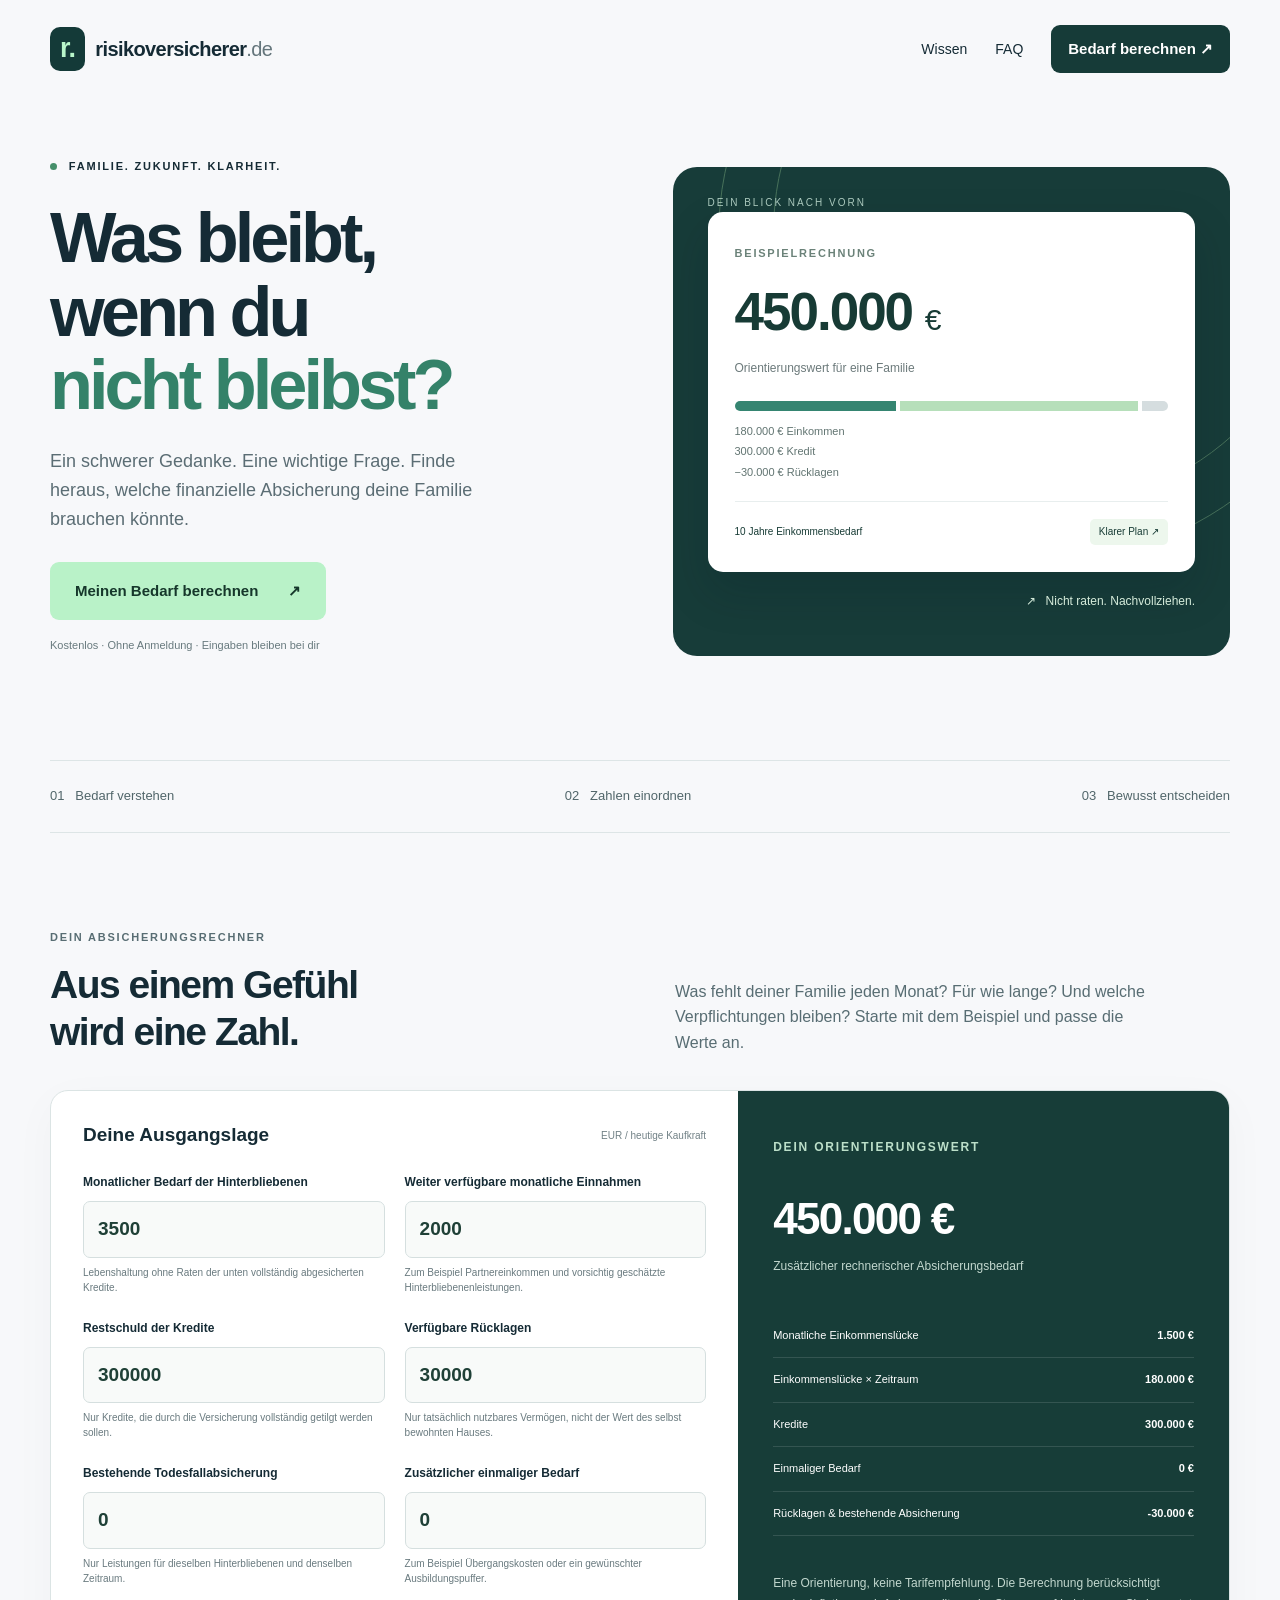
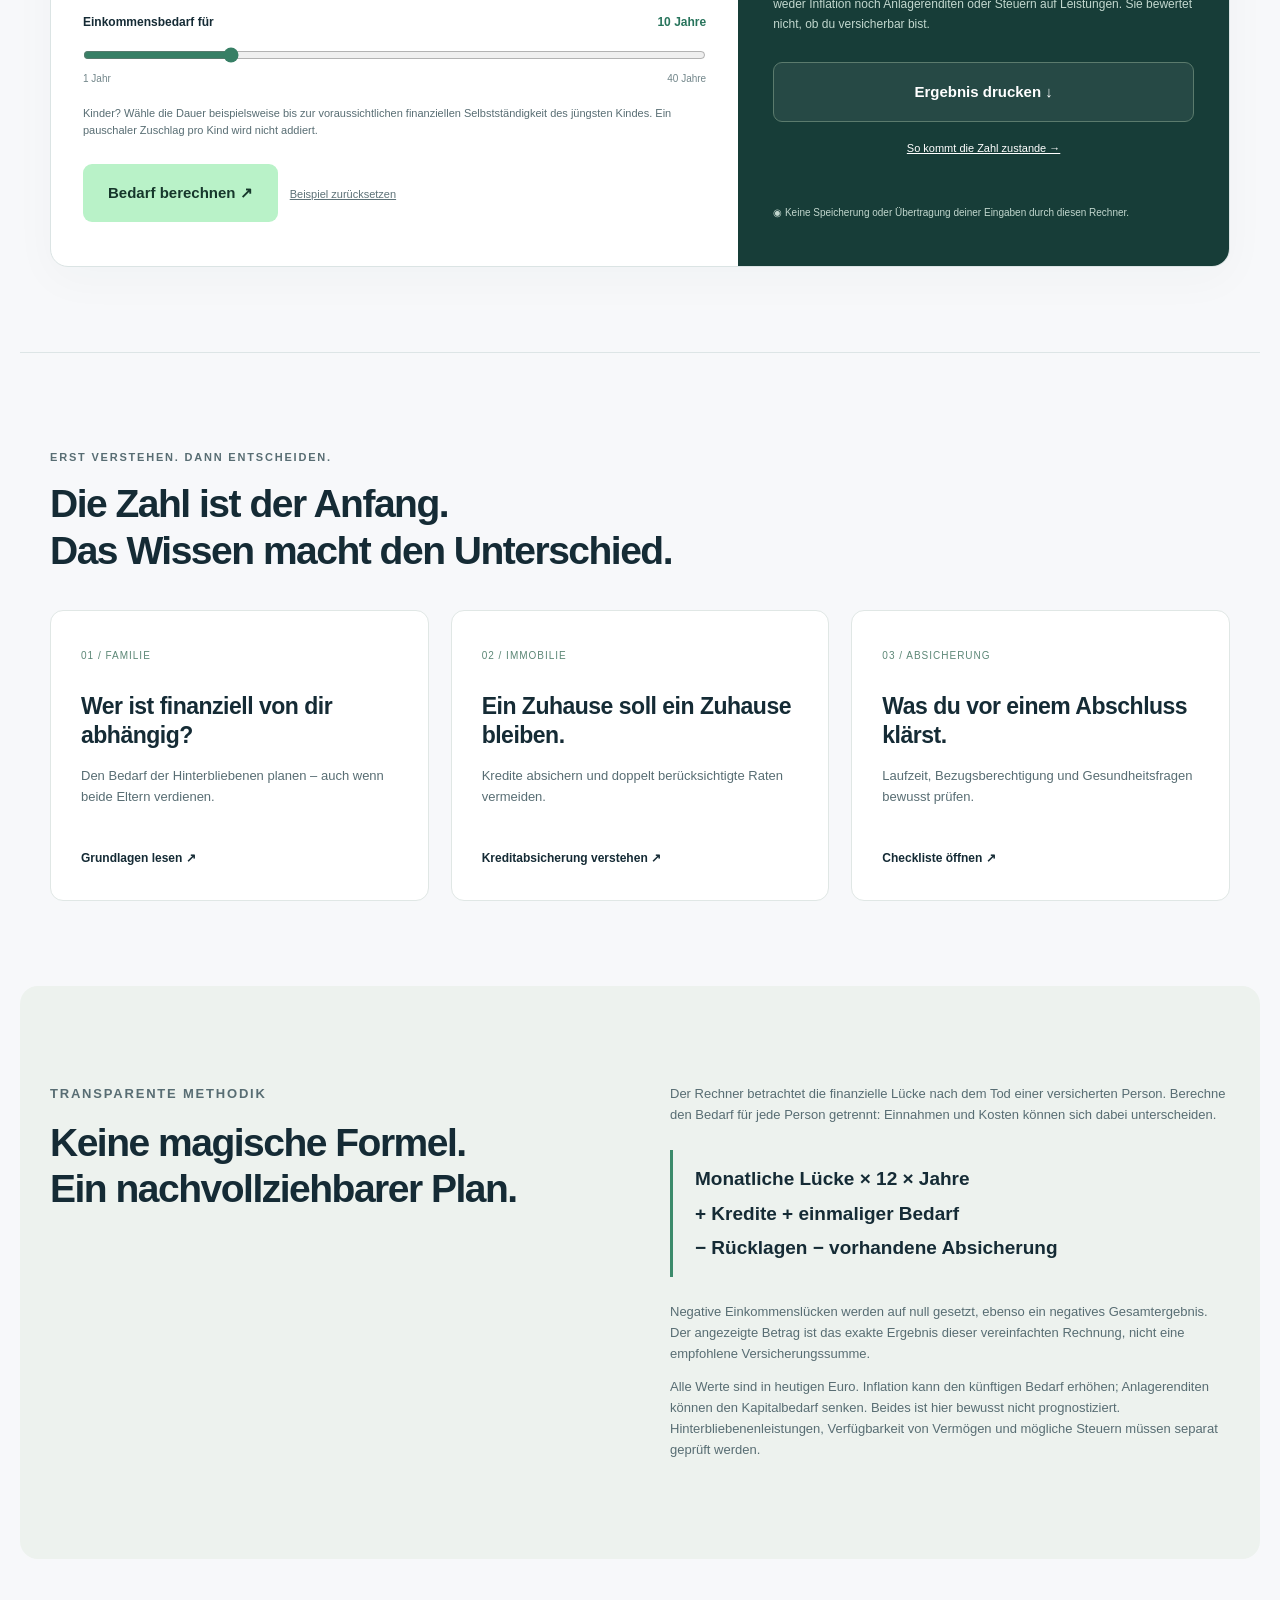
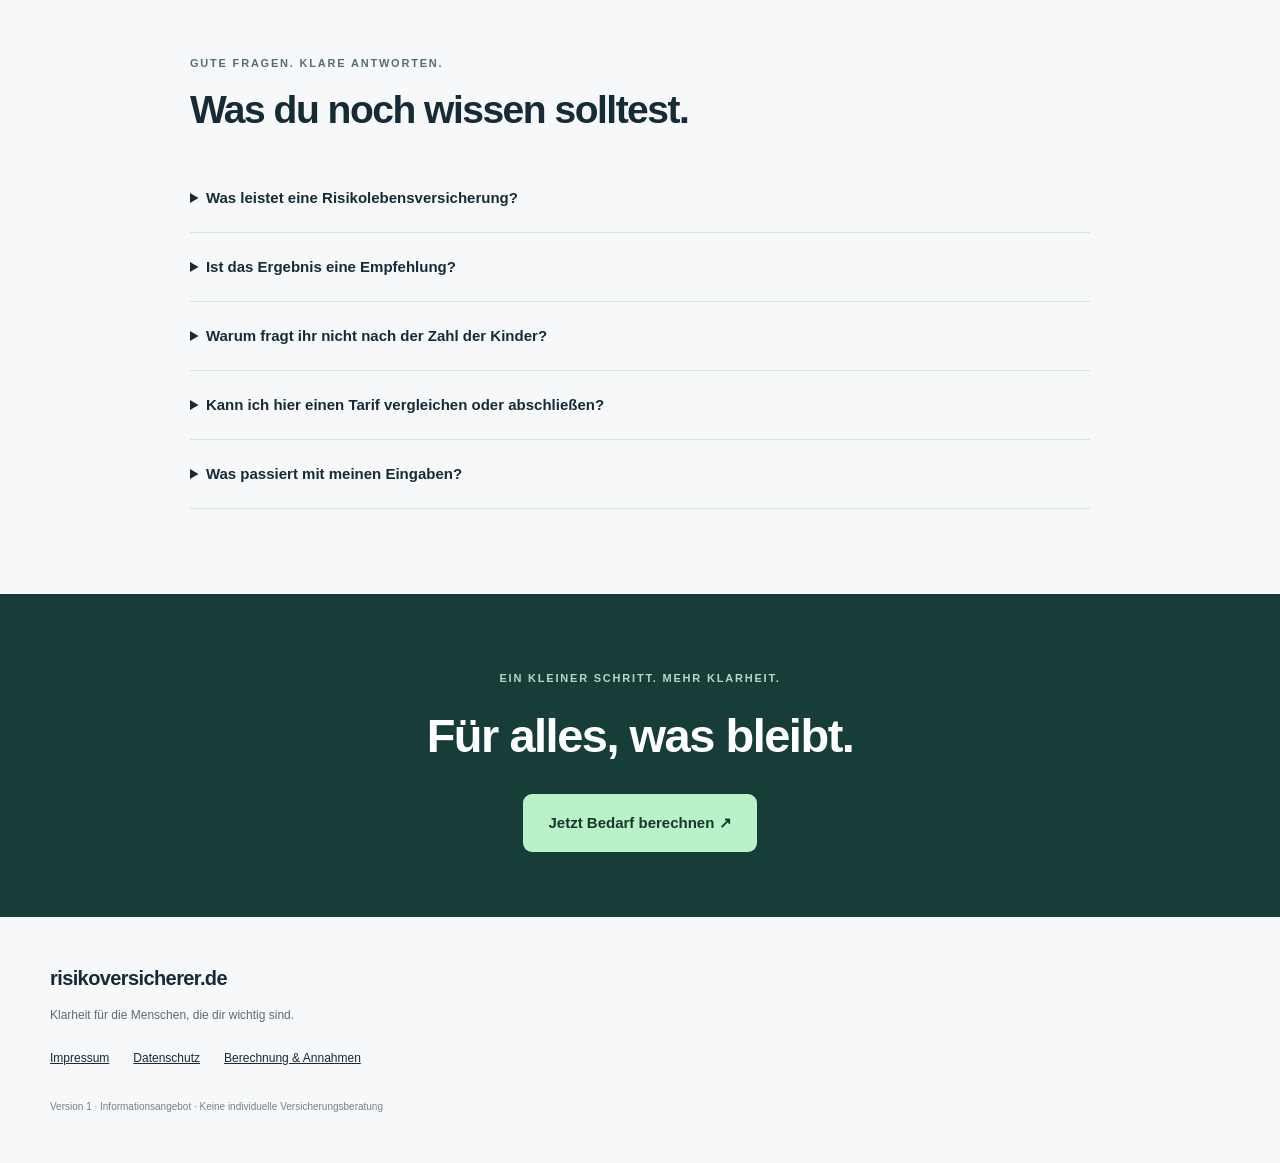
<file: index.html>
<!doctype html><html lang="de"><head><meta charset="utf-8"><meta name="viewport" content="width=device-width,initial-scale=1"><meta name="robots" content="index,follow"><link rel="canonical" href="https://www.risikoversicherer.de/"><meta name="description" content="Berechne einen Orientierungswert für den Absicherungsbedarf deiner Familie. Transparent, kostenlos und ohne Übertragung deiner Eingaben."><title>risikoversicherer.de – Klarheit für deine Familie</title><link rel="icon" href="assets/icon.svg" type="image/svg+xml"><link rel="stylesheet" href="assets/style.css"></head><body><a class="skip" href="#main">Zum Inhalt</a><header class="header"><a class="brand" href="index.html"><span class="logo">r.</span>risikoversicherer<span class="domain">.de</span></a><nav aria-label="Hauptnavigation"><a href="index.html#ratgeber">Wissen</a><a href="index.html#fragen">FAQ</a><a class="button small" href="index.html#rechner">Bedarf berechnen ↗</a></nav></header><main id="main"><section class="hero"><div><div class="eyebrow"><span></span> FAMILIE. ZUKUNFT. KLARHEIT.</div><h1>Was bleibt,<br>wenn du<br><em>nicht bleibst?</em></h1><p class="lead">Ein schwerer Gedanke. Eine wichtige Frage. Finde heraus, welche finanzielle Absicherung deine Familie brauchen könnte.</p><a class="button" href="#rechner">Meinen Bedarf berechnen <span>↗</span></a><p class="micro">Kostenlos · Ohne Anmeldung · Eingaben bleiben bei dir</p></div><div class="hero-visual" aria-label="Beispiel einer Absicherungsplanung"><div class="orbit orbit-one"></div><div class="orbit orbit-two"></div><div class="visual-label">DEIN BLICK NACH VORN</div><div class="example"><span class="eyebrow">BEISPIELRECHNUNG</span><div class="example-amount">450.000 <span>€</span></div><p>Orientierungswert für eine Familie</p><div class="segments"><span></span><span></span><span></span></div><div class="legend"><span>180.000 € Einkommen</span><span>300.000 € Kredit</span><span>−30.000 € Rücklagen</span></div><div class="example-bottom"><span>10 Jahre Einkommensbedarf</span><span class="badge">Klarer Plan ↗</span></div></div><div class="floating">↗ &nbsp; Nicht raten. Nachvollziehen.</div></div></section><div class="trust-strip"><span>01 &nbsp; Bedarf verstehen</span><span>02 &nbsp; Zahlen einordnen</span><span>03 &nbsp; Bewusst entscheiden</span></div>
<section id="rechner" class="section"><div class="section-heading"><div><p class="eyebrow">DEIN ABSICHERUNGSRECHNER</p><h2>Aus einem Gefühl<br>wird eine Zahl.</h2></div><p>Was fehlt deiner Familie jeden Monat? Für wie lange? Und welche Verpflichtungen bleiben? Starte mit dem Beispiel und passe die Werte an.</p></div><div class="calculator"><form id="calculator-form"><div class="form-head"><h3>Deine Ausgangslage</h3><span>EUR / heutige Kaufkraft</span></div><div class="fields"><label>Monatlicher Bedarf der Hinterbliebenen<input id="expenses" type="number" min="0" max="100000" step="1" value="3500" required><small>Lebenshaltung ohne Raten der unten vollständig abgesicherten Kredite.</small></label><label>Weiter verfügbare monatliche Einnahmen<input id="income" type="number" min="0" max="100000" step="1" value="2000" required><small>Zum Beispiel Partnereinkommen und vorsichtig geschätzte Hinterbliebenenleistungen.</small></label><label>Restschuld der Kredite<input id="debt" type="number" min="0" max="10000000" step="1" value="300000" required><small>Nur Kredite, die durch die Versicherung vollständig getilgt werden sollen.</small></label><label>Verfügbare Rücklagen<input id="assets" type="number" min="0" max="10000000" step="1" value="30000" required><small>Nur tatsächlich nutzbares Vermögen, nicht der Wert des selbst bewohnten Hauses.</small></label><label>Bestehende Todesfallabsicherung<input id="coverage" type="number" min="0" max="10000000" step="1" value="0" required><small>Nur Leistungen für dieselben Hinterbliebenen und denselben Zeitraum.</small></label><label>Zusätzlicher einmaliger Bedarf<input id="extra" type="number" min="0" max="1000000" step="1" value="0" required><small>Zum Beispiel Übergangskosten oder ein gewünschter Ausbildungspuffer.</small></label></div><label class="range-label" for="years">Einkommensbedarf für <strong><output id="years-value">10</output> Jahre</strong></label><input id="years" type="range" min="1" max="40" step="1" value="10"><div class="range-ends"><span>1 Jahr</span><span>40 Jahre</span></div><p class="hint">Kinder? Wähle die Dauer beispielsweise bis zur voraussichtlichen finanziellen Selbstständigkeit des jüngsten Kindes. Ein pauschaler Zuschlag pro Kind wird nicht addiert.</p><button class="button" type="submit">Bedarf berechnen ↗</button><button class="text-button" id="reset" type="button">Beispiel zurücksetzen</button><p id="error" role="alert"></p></form><aside class="result"><p class="eyebrow">DEIN ORIENTIERUNGSWERT</p><div aria-live="polite" aria-atomic="true"><h3 id="total">450.000 €</h3><p id="result-caption">Zusätzlicher rechnerischer Absicherungsbedarf</p></div><div class="result-lines"><div><span>Monatliche Einkommenslücke</span><strong id="gap">1.500 €</strong></div><div><span>Einkommenslücke × Zeitraum</span><strong id="replacement">180.000 €</strong></div><div><span>Kredite</span><strong id="debt-result">300.000 €</strong></div><div><span>Einmaliger Bedarf</span><strong id="extra-result">0 €</strong></div><div><span>Rücklagen & bestehende Absicherung</span><strong id="deductions">−30.000 €</strong></div></div><p class="result-note">Eine Orientierung, keine Tarifempfehlung. Die Berechnung berücksichtigt weder Inflation noch Anlagerenditen oder Steuern auf Leistungen. Sie bewertet nicht, ob du versicherbar bist.</p><button id="print" class="button secondary" type="button">Ergebnis drucken ↓</button><a class="result-link" href="#methodik">So kommt die Zahl zustande →</a><p class="privacy-note">◉ Keine Speicherung oder Übertragung deiner Eingaben durch diesen Rechner.</p></aside></div><noscript><p>Bitte aktiviere JavaScript für den Rechner. Formel: max(0, monatlicher Bedarf − Einnahmen) × 12 × Jahre + Kredite + Einmalbedarf − Rücklagen − bestehende Absicherung; mindestens 0 €.</p></noscript></section>
<section class="section knowledge" id="ratgeber"><p class="eyebrow">ERST VERSTEHEN. DANN ENTSCHEIDEN.</p><h2>Die Zahl ist der Anfang.<br>Das Wissen macht den Unterschied.</h2><div class="cards"><a href="ratgeber.html#familie"><span class="card-number">01 / FAMILIE</span><h3>Wer ist finanziell von dir abhängig?</h3><p>Den Bedarf der Hinterbliebenen planen – auch wenn beide Eltern verdienen.</p><span>Grundlagen lesen ↗</span></a><a href="ratgeber.html#immobilie"><span class="card-number">02 / IMMOBILIE</span><h3>Ein Zuhause soll ein Zuhause bleiben.</h3><p>Kredite absichern und doppelt berücksichtigte Raten vermeiden.</p><span>Kreditabsicherung verstehen ↗</span></a><a href="ratgeber.html#abschluss"><span class="card-number">03 / ABSICHERUNG</span><h3>Was du vor einem Abschluss klärst.</h3><p>Laufzeit, Bezugsberechtigung und Gesundheitsfragen bewusst prüfen.</p><span>Checkliste öffnen ↗</span></a></div></section>
<section id="methodik" class="section method"><div><p class="eyebrow">TRANSPARENTE METHODIK</p><h2>Keine magische Formel.<br>Ein nachvollziehbarer Plan.</h2></div><div><p>Der Rechner betrachtet die finanzielle Lücke nach dem Tod einer versicherten Person. Berechne den Bedarf für jede Person getrennt: Einnahmen und Kosten können sich dabei unterscheiden.</p><div class="formula">Monatliche Lücke × 12 × Jahre<br>+ Kredite + einmaliger Bedarf<br>− Rücklagen − vorhandene Absicherung</div><p>Negative Einkommenslücken werden auf null gesetzt, ebenso ein negatives Gesamtergebnis. Der angezeigte Betrag ist das exakte Ergebnis dieser vereinfachten Rechnung, nicht eine empfohlene Versicherungssumme.</p><p>Alle Werte sind in heutigen Euro. Inflation kann den künftigen Bedarf erhöhen; Anlagerenditen können den Kapitalbedarf senken. Beides ist hier bewusst nicht prognostiziert. Hinterbliebenenleistungen, Verfügbarkeit von Vermögen und mögliche Steuern müssen separat geprüft werden.</p></div></section>
<section class="section faq" id="fragen"><p class="eyebrow">GUTE FRAGEN. KLARE ANTWORTEN.</p><h2>Was du noch wissen solltest.</h2><details><summary>Was leistet eine Risikolebensversicherung?</summary><p>Sie sichert das Todesfallrisiko während einer vereinbarten Laufzeit ab. Die Bedingungen bestimmen, wann eine Leistung fällig wird. Sie dient grundsätzlich nicht dem Vermögensaufbau.</p></details><details><summary>Ist das Ergebnis eine Empfehlung?</summary><p>Nein. Es ist ein Rechenwert unter deinen Annahmen. Individuelle Beratung kann unter anderem Vertragsgestaltung, Gesundheitsprüfung, steuerliche Aspekte und vorhandene Ansprüche berücksichtigen.</p></details><details><summary>Warum fragt ihr nicht nach der Zahl der Kinder?</summary><p>Entscheidend sind die tatsächlichen Kosten und die benötigte Dauer. Kinder beeinflussen diese Werte, aber ein pauschaler Zuschlag würde bereits enthaltene Ausgaben möglicherweise doppelt zählen.</p></details><details><summary>Kann ich hier einen Tarif vergleichen oder abschließen?</summary><p>In Version 1 gibt es keinen Tarifvergleich und keine Vermittlung. Du kannst deinen Bedarf nachvollziehen und die Grundlagen lesen.</p></details><details><summary>Was passiert mit meinen Eingaben?</summary><p>Die Berechnung läuft in deinem Browser. Der Rechner sendet deine Werte nicht an einen Server und speichert sie nicht. Beim Neuladen erscheinen die Beispielwerte. Der Hostinganbieter verarbeitet technisch notwendige Zugriffsdaten.</p></details></section><section class="closing"><p class="eyebrow">EIN KLEINER SCHRITT. MEHR KLARHEIT.</p><h2>Für alles, was bleibt.</h2><a class="button" href="#rechner">Jetzt Bedarf berechnen ↗</a></section></main><script src="assets/calculator.js" defer></script><footer><a class="brand" href="index.html">risikoversicherer.de</a><p>Klarheit für die Menschen, die dir wichtig sind.</p><div><a href="impressum.html">Impressum</a><a href="datenschutz.html">Datenschutz</a><a href="index.html#methodik">Berechnung & Annahmen</a></div><small>Version 1 · Informationsangebot · Keine individuelle Versicherungsberatung</small></footer></body></html>
</file>
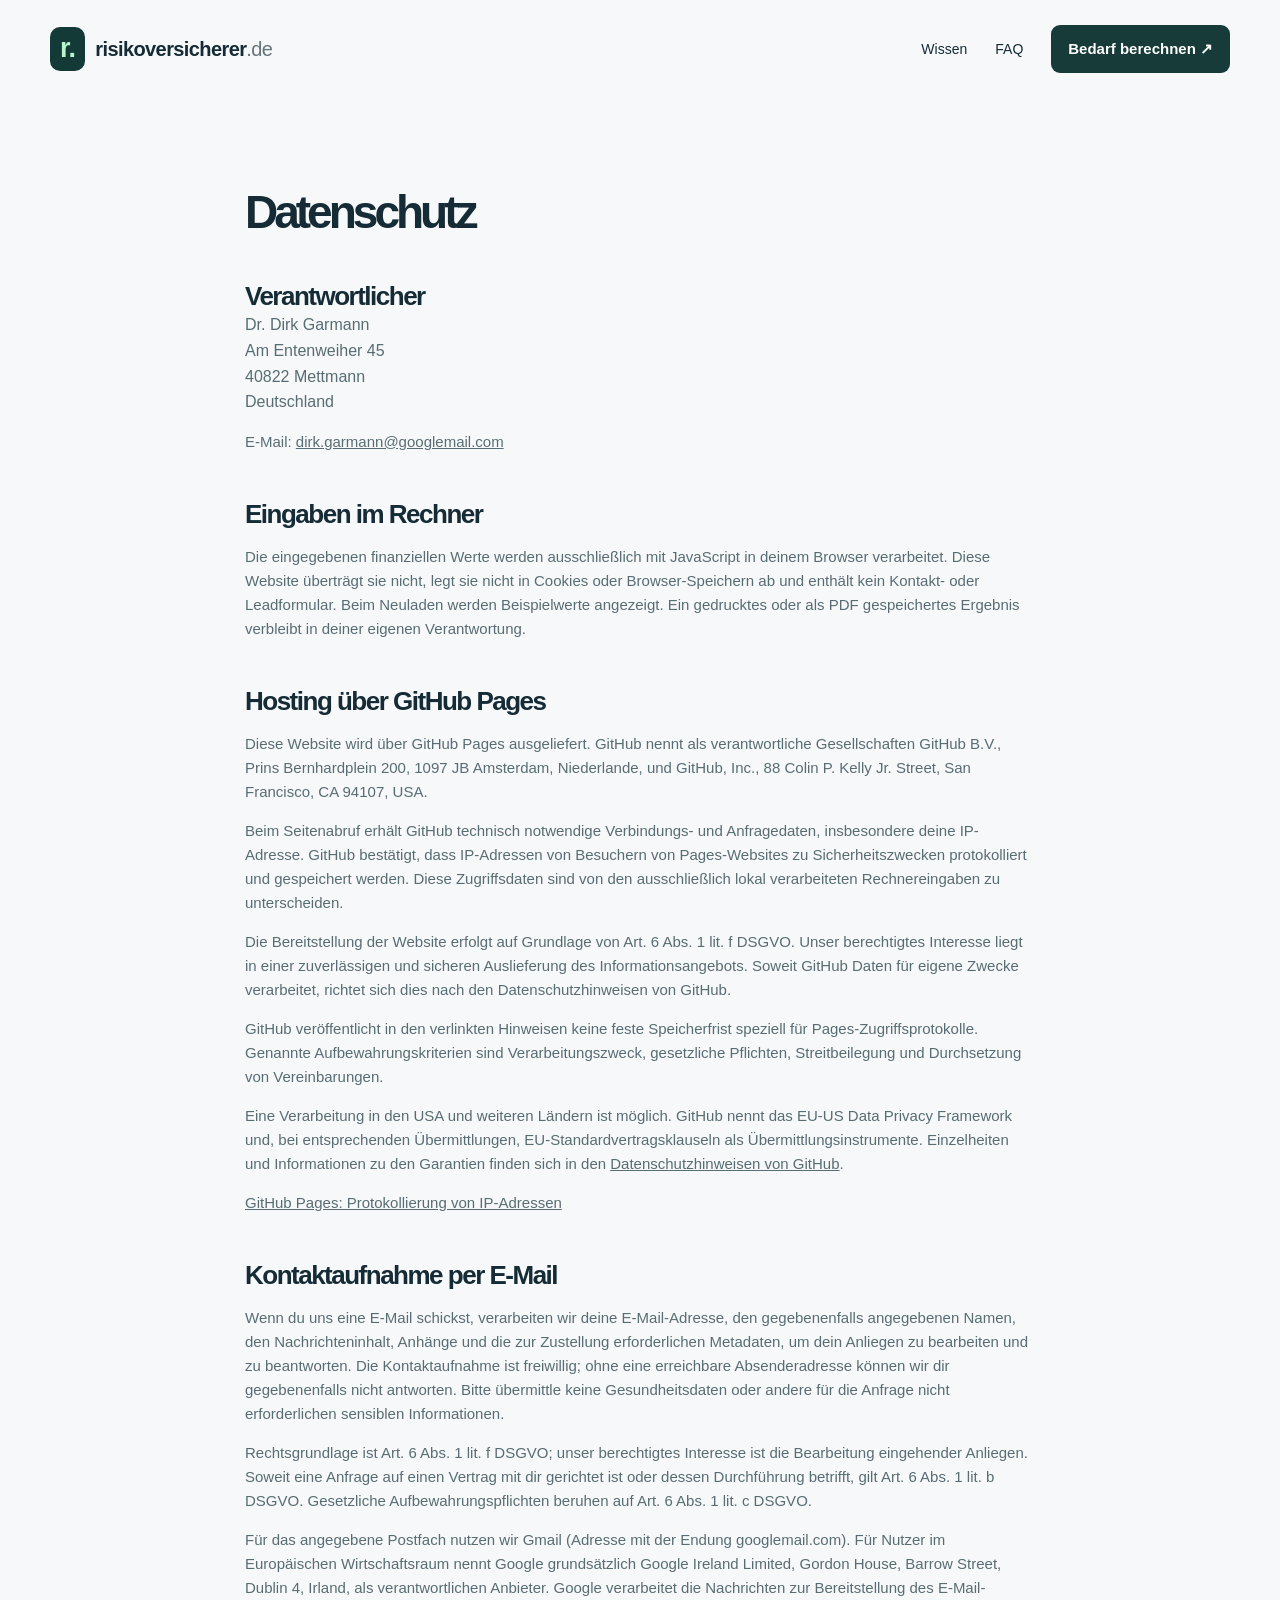
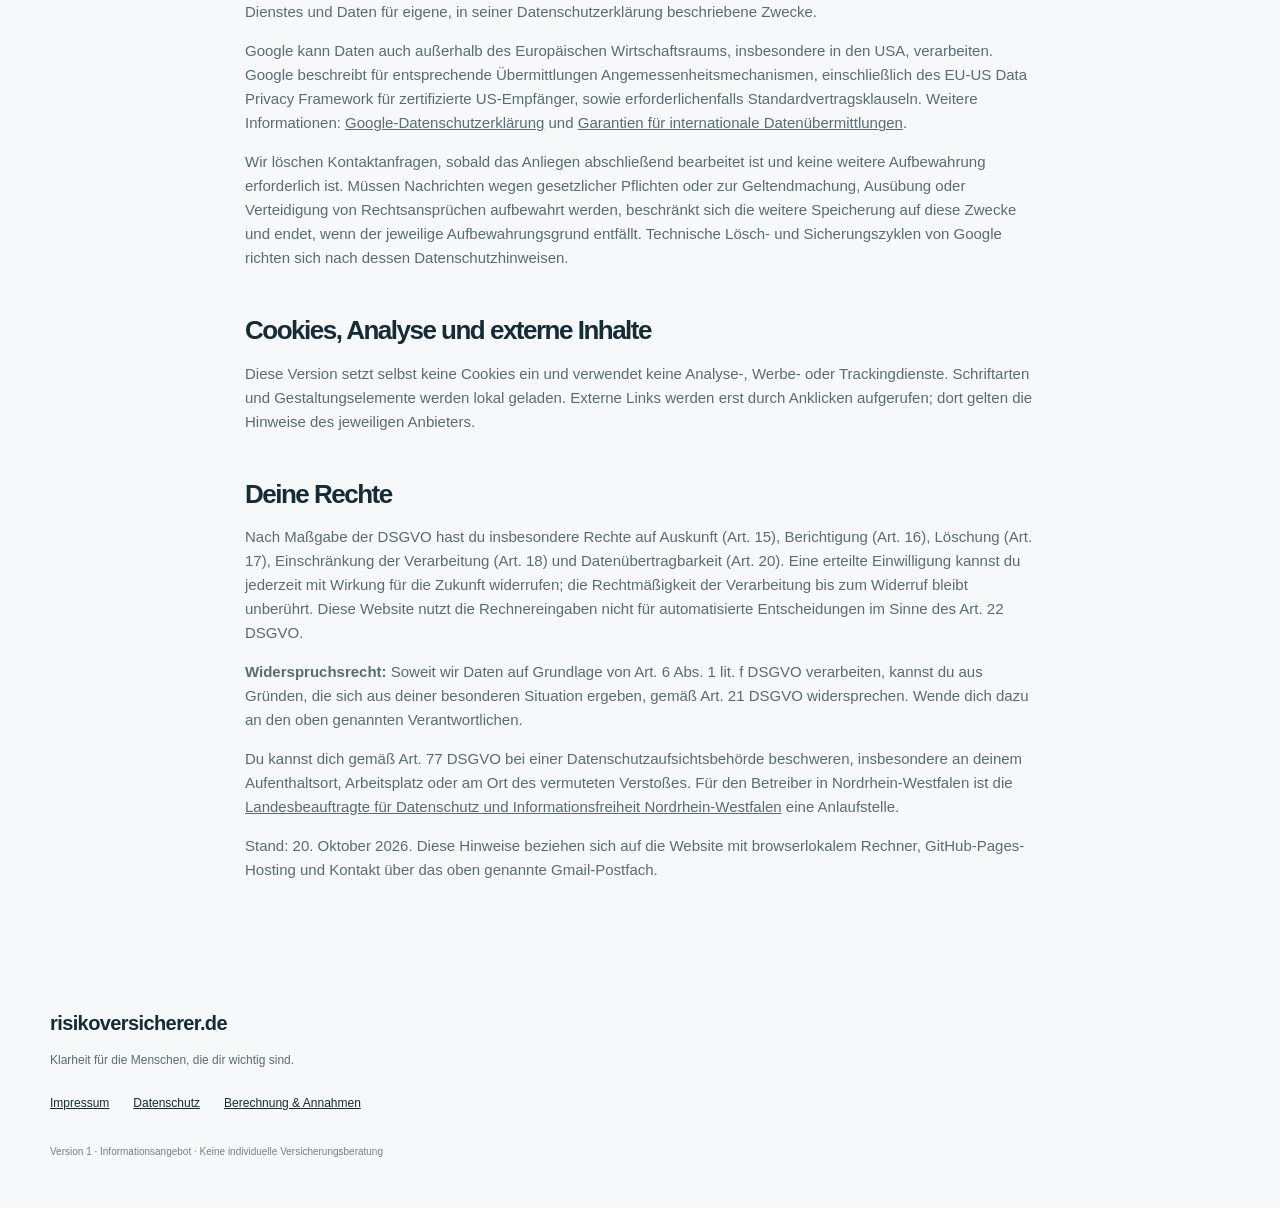
<file: datenschutz.html>
<!doctype html>
<html lang="de">
<head>
  <meta charset="utf-8">
  <meta name="viewport" content="width=device-width,initial-scale=1">
  <meta name="robots" content="noindex,nofollow">
  <meta name="description" content="Datenschutzhinweise von risikoversicherer.de.">
  <title>Datenschutz | risikoversicherer.de</title>
  <link rel="icon" href="assets/icon.svg" type="image/svg+xml">
  <link rel="stylesheet" href="assets/style.css">
  <link rel="stylesheet" href="assets/legal.css">
</head>
<body>
  <a class="skip" href="#main">Zum Inhalt</a>
  <header class="header">
    <a class="brand" href="index.html"><span class="logo">r.</span>risikoversicherer<span class="domain">.de</span></a>
    <nav aria-label="Hauptnavigation">
      <a href="index.html#ratgeber">Wissen</a>
      <a href="index.html#fragen">FAQ</a>
      <a class="button small" href="index.html#rechner">Bedarf berechnen ↗</a>
    </nav>
  </header>

  <main id="main" class="article">
    <h1>Datenschutz</h1>


    <h2>Verantwortlicher</h2>
    <address>
      Dr. Dirk Garmann<br>
      Am Entenweiher 45<br>
      40822 Mettmann<br>
      Deutschland
    </address>
    <p>E-Mail: <a href="mailto:dirk.garmann@googlemail.com">dirk.garmann@googlemail.com</a></p>

    <h2>Eingaben im Rechner</h2>
    <p>Die eingegebenen finanziellen Werte werden ausschließlich mit JavaScript in deinem Browser verarbeitet. Diese Website überträgt sie nicht, legt sie nicht in Cookies oder Browser-Speichern ab und enthält kein Kontakt- oder Leadformular. Beim Neuladen werden Beispielwerte angezeigt. Ein gedrucktes oder als PDF gespeichertes Ergebnis verbleibt in deiner eigenen Verantwortung.</p>

    <h2>Hosting über GitHub Pages</h2>
    <p>Diese Website wird über GitHub Pages ausgeliefert. GitHub nennt als verantwortliche Gesellschaften GitHub B.V., Prins Bernhardplein 200, 1097 JB Amsterdam, Niederlande, und GitHub, Inc., 88 Colin P. Kelly Jr. Street, San Francisco, CA 94107, USA.</p>
    <p>Beim Seitenabruf erhält GitHub technisch notwendige Verbindungs- und Anfragedaten, insbesondere deine IP-Adresse. GitHub bestätigt, dass IP-Adressen von Besuchern von Pages-Websites zu Sicherheitszwecken protokolliert und gespeichert werden. Diese Zugriffsdaten sind von den ausschließlich lokal verarbeiteten Rechnereingaben zu unterscheiden.</p>
    <p>Die Bereitstellung der Website erfolgt auf Grundlage von Art. 6 Abs. 1 lit. f DSGVO. Unser berechtigtes Interesse liegt in einer zuverlässigen und sicheren Auslieferung des Informationsangebots. Soweit GitHub Daten für eigene Zwecke verarbeitet, richtet sich dies nach den Datenschutzhinweisen von GitHub.</p>
    <p>GitHub veröffentlicht in den verlinkten Hinweisen keine feste Speicherfrist speziell für Pages-Zugriffsprotokolle. Genannte Aufbewahrungskriterien sind Verarbeitungszweck, gesetzliche Pflichten, Streitbeilegung und Durchsetzung von Vereinbarungen.</p>
    <p>Eine Verarbeitung in den USA und weiteren Ländern ist möglich. GitHub nennt das EU-US Data Privacy Framework und, bei entsprechenden Übermittlungen, EU-Standardvertragsklauseln als Übermittlungsinstrumente. Einzelheiten und Informationen zu den Garantien finden sich in den <a href="https://docs.github.com/en/site-policy/privacy-policies/github-general-privacy-statement#international-data-transfers">Datenschutzhinweisen von GitHub</a>.</p>
    <p><a href="https://docs.github.com/en/pages/getting-started-with-github-pages/what-is-github-pages#data-collection">GitHub Pages: Protokollierung von IP-Adressen</a></p>

    <h2>Kontaktaufnahme per E-Mail</h2>
    <p>Wenn du uns eine E-Mail schickst, verarbeiten wir deine E-Mail-Adresse, den gegebenenfalls angegebenen Namen, den Nachrichteninhalt, Anhänge und die zur Zustellung erforderlichen Metadaten, um dein Anliegen zu bearbeiten und zu beantworten. Die Kontaktaufnahme ist freiwillig; ohne eine erreichbare Absenderadresse können wir dir gegebenenfalls nicht antworten. Bitte übermittle keine Gesundheitsdaten oder andere für die Anfrage nicht erforderlichen sensiblen Informationen.</p>
    <p>Rechtsgrundlage ist Art. 6 Abs. 1 lit. f DSGVO; unser berechtigtes Interesse ist die Bearbeitung eingehender Anliegen. Soweit eine Anfrage auf einen Vertrag mit dir gerichtet ist oder dessen Durchführung betrifft, gilt Art. 6 Abs. 1 lit. b DSGVO. Gesetzliche Aufbewahrungspflichten beruhen auf Art. 6 Abs. 1 lit. c DSGVO.</p>
    <p>Für das angegebene Postfach nutzen wir Gmail (Adresse mit der Endung googlemail.com). Für Nutzer im Europäischen Wirtschaftsraum nennt Google grundsätzlich Google Ireland Limited, Gordon House, Barrow Street, Dublin 4, Irland, als verantwortlichen Anbieter. Google verarbeitet die Nachrichten zur Bereitstellung des E-Mail-Dienstes und Daten für eigene, in seiner Datenschutzerklärung beschriebene Zwecke.</p>
    <p>Google kann Daten auch außerhalb des Europäischen Wirtschaftsraums, insbesondere in den USA, verarbeiten. Google beschreibt für entsprechende Übermittlungen Angemessenheitsmechanismen, einschließlich des EU-US Data Privacy Framework für zertifizierte US-Empfänger, sowie erforderlichenfalls Standardvertragsklauseln. Weitere Informationen: <a href="https://policies.google.com/privacy?hl=de">Google-Datenschutzerklärung</a> und <a href="https://policies.google.com/privacy/frameworks?hl=de">Garantien für internationale Datenübermittlungen</a>.</p>
    <p>Wir löschen Kontaktanfragen, sobald das Anliegen abschließend bearbeitet ist und keine weitere Aufbewahrung erforderlich ist. Müssen Nachrichten wegen gesetzlicher Pflichten oder zur Geltendmachung, Ausübung oder Verteidigung von Rechtsansprüchen aufbewahrt werden, beschränkt sich die weitere Speicherung auf diese Zwecke und endet, wenn der jeweilige Aufbewahrungsgrund entfällt. Technische Lösch- und Sicherungszyklen von Google richten sich nach dessen Datenschutzhinweisen.</p>

    <h2>Cookies, Analyse und externe Inhalte</h2>
    <p>Diese Version setzt selbst keine Cookies ein und verwendet keine Analyse-, Werbe- oder Trackingdienste. Schriftarten und Gestaltungselemente werden lokal geladen. Externe Links werden erst durch Anklicken aufgerufen; dort gelten die Hinweise des jeweiligen Anbieters.</p>

    <h2>Deine Rechte</h2>
    <p>Nach Maßgabe der DSGVO hast du insbesondere Rechte auf Auskunft (Art. 15), Berichtigung (Art. 16), Löschung (Art. 17), Einschränkung der Verarbeitung (Art. 18) und Datenübertragbarkeit (Art. 20). Eine erteilte Einwilligung kannst du jederzeit mit Wirkung für die Zukunft widerrufen; die Rechtmäßigkeit der Verarbeitung bis zum Widerruf bleibt unberührt. Diese Website nutzt die Rechnereingaben nicht für automatisierte Entscheidungen im Sinne des Art. 22 DSGVO.</p>
    <p><strong>Widerspruchsrecht:</strong> Soweit wir Daten auf Grundlage von Art. 6 Abs. 1 lit. f DSGVO verarbeiten, kannst du aus Gründen, die sich aus deiner besonderen Situation ergeben, gemäß Art. 21 DSGVO widersprechen. Wende dich dazu an den oben genannten Verantwortlichen.</p>
    <p>Du kannst dich gemäß Art. 77 DSGVO bei einer Datenschutzaufsichtsbehörde beschweren, insbesondere an deinem Aufenthaltsort, Arbeitsplatz oder am Ort des vermuteten Verstoßes. Für den Betreiber in Nordrhein-Westfalen ist die <a href="https://www.ldi.nrw.de/kontakt">Landesbeauftragte für Datenschutz und Informationsfreiheit Nordrhein-Westfalen</a> eine Anlaufstelle.</p>
    <p>Stand: 20. Oktober 2026. Diese Hinweise beziehen sich auf die Website mit browserlokalem Rechner, GitHub-Pages-Hosting und Kontakt über das oben genannte Gmail-Postfach.</p>
  </main>

  <footer>
    <a class="brand" href="index.html">risikoversicherer.de</a>
    <p>Klarheit für die Menschen, die dir wichtig sind.</p>
    <div>
      <a href="impressum.html">Impressum</a>
      <a href="datenschutz.html">Datenschutz</a>
      <a href="index.html#methodik">Berechnung &amp; Annahmen</a>
    </div>
    <small>Version 1 · Informationsangebot · Keine individuelle Versicherungsberatung</small>
  </footer>
</body>
</html>
</file>
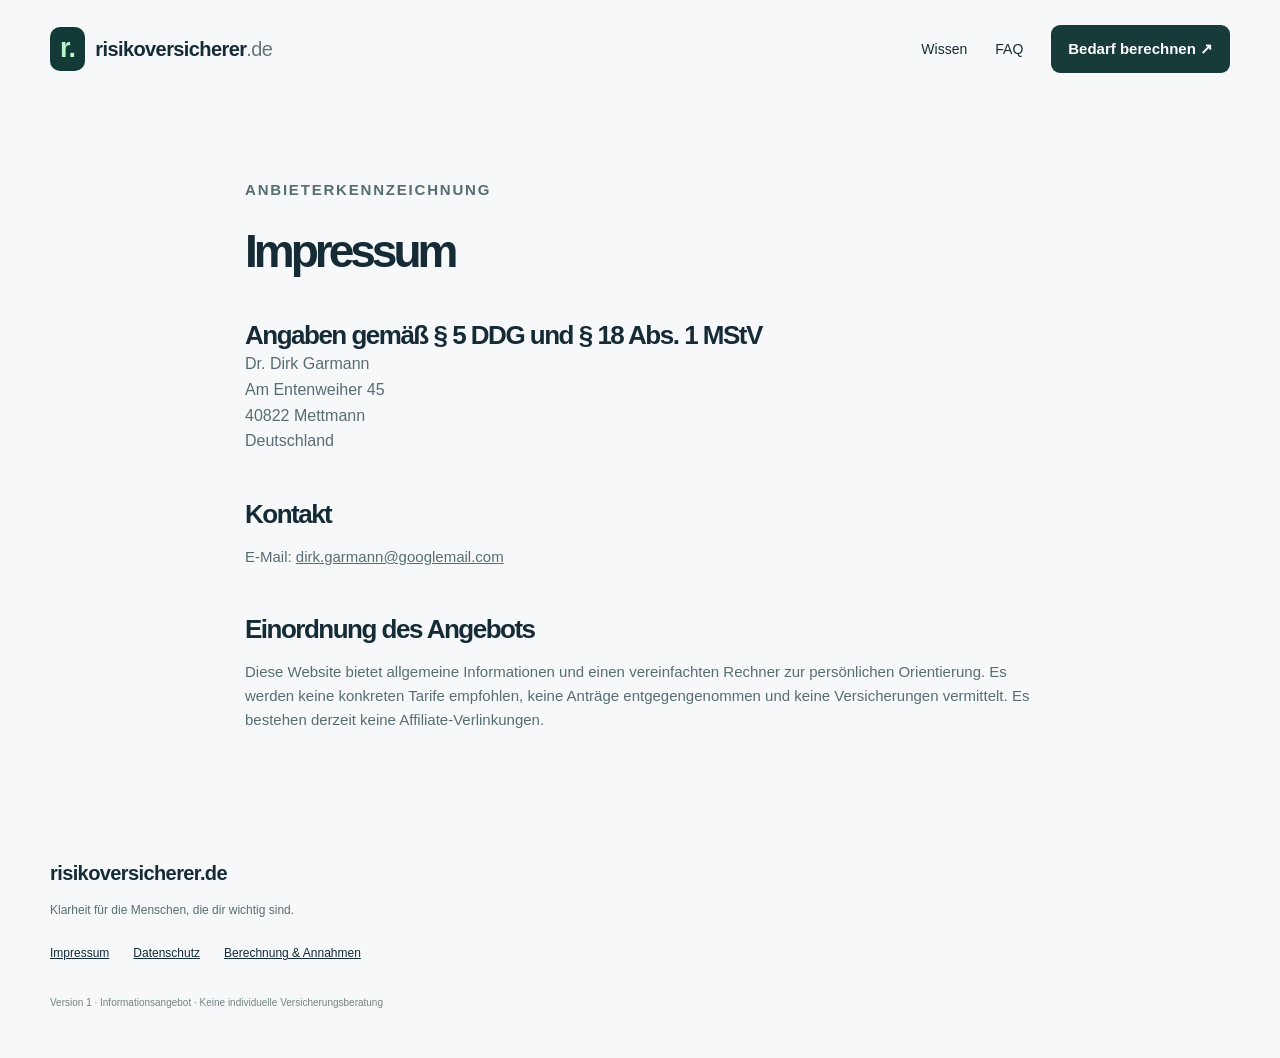
<file: impressum.html>
<!doctype html>
<html lang="de">
<head>
  <meta charset="utf-8">
  <meta name="viewport" content="width=device-width,initial-scale=1">
  <meta name="robots" content="noindex,nofollow">
  <meta name="description" content="Impressum und Anbieterkennzeichnung von risikoversicherer.de.">
  <title>Impressum | risikoversicherer.de</title>
  <link rel="icon" href="assets/icon.svg" type="image/svg+xml">
  <link rel="stylesheet" href="assets/style.css">
  <link rel="stylesheet" href="assets/legal.css">
</head>
<body>
  <a class="skip" href="#main">Zum Inhalt</a>
  <header class="header">
    <a class="brand" href="index.html"><span class="logo">r.</span>risikoversicherer<span class="domain">.de</span></a>
    <nav aria-label="Hauptnavigation">
      <a href="index.html#ratgeber">Wissen</a>
      <a href="index.html#fragen">FAQ</a>
      <a class="button small" href="index.html#rechner">Bedarf berechnen ↗</a>
    </nav>
  </header>

  <main id="main" class="article">
    <p class="eyebrow">ANBIETERKENNZEICHNUNG</p>
    <h1>Impressum</h1>

    <h2>Angaben gemäß § 5 DDG und § 18 Abs. 1 MStV</h2>
    <address>
      Dr. Dirk Garmann<br>
      Am Entenweiher 45<br>
      40822 Mettmann<br>
      Deutschland
    </address>

    <h2>Kontakt</h2>
    <p>
      E-Mail: <a href="mailto:dirk.garmann@googlemail.com">dirk.garmann@googlemail.com</a>
    </p>

    <!--
      Nur bei einer juristischen Person oder Personengesellschaft ergänzen:
      Rechtsform und vertretungsberechtigte Person(en).

      Nur falls tatsächlich vorhanden oder einschlägig ergänzen:
      - Registergericht, Registerart und Registernummer
      - Umsatzsteuer-Identifikationsnummer oder Wirtschafts-Identifikationsnummer
      - zuständige Aufsichtsbehörde bei erlaubnispflichtiger Tätigkeit
      - Kammer, Berufsbezeichnung, Staat der Verleihung und berufsrechtliche Regelungen
      - Angaben nach VersVermV bei Versicherungsvermittlung oder -beratung
      - Verantwortlicher nach § 18 Abs. 2 MStV bei journalistisch-redaktionellen Angeboten
      - Hinweis nach § 36 VSBG, soweit die Vorschrift auf den Betreiber anwendbar ist
    -->

    <h2>Einordnung des Angebots</h2>
    <p>Diese Website bietet allgemeine Informationen und einen vereinfachten Rechner zur persönlichen Orientierung. Es werden keine konkreten Tarife empfohlen, keine Anträge entgegengenommen und keine Versicherungen vermittelt. Es bestehen derzeit keine Affiliate-Verlinkungen.</p>
  </main>

  <footer>
    <a class="brand" href="index.html">risikoversicherer.de</a>
    <p>Klarheit für die Menschen, die dir wichtig sind.</p>
    <div>
      <a href="impressum.html">Impressum</a>
      <a href="datenschutz.html">Datenschutz</a>
      <a href="index.html#methodik">Berechnung &amp; Annahmen</a>
    </div>
    <small>Version 1 · Informationsangebot · Keine individuelle Versicherungsberatung</small>
  </footer>
</body>
</html>
</file>
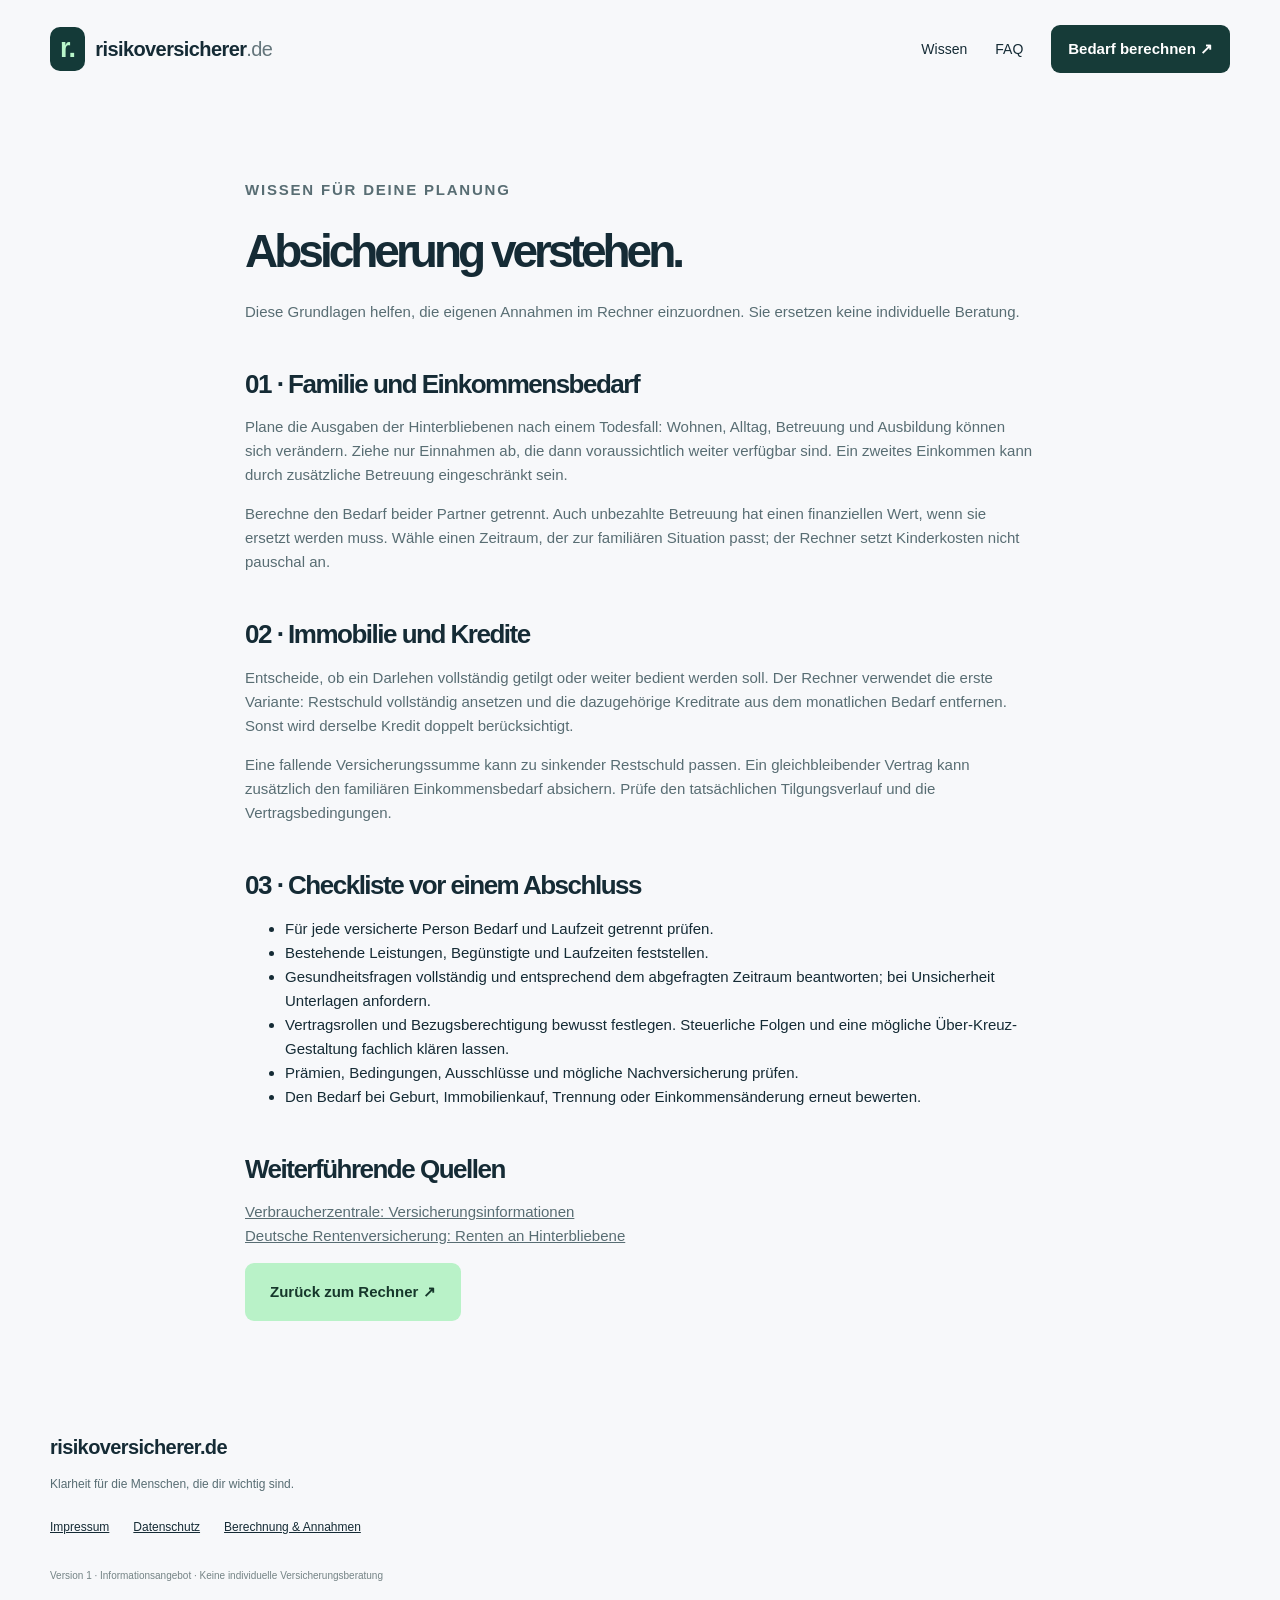
<file: ratgeber.html>
<!doctype html><html lang="de"><head><meta charset="utf-8"><meta name="viewport" content="width=device-width,initial-scale=1"><meta name="robots" content="index,follow"><link rel="canonical" href="https://www.risikoversicherer.de/ratgeber.html"><meta name="description" content="Berechne einen Orientierungswert für den Absicherungsbedarf deiner Familie. Transparent, kostenlos und ohne Übertragung deiner Eingaben."><title>Ratgeber | risikoversicherer.de</title><link rel="icon" href="assets/icon.svg" type="image/svg+xml"><link rel="stylesheet" href="assets/style.css"></head><body><a class="skip" href="#main">Zum Inhalt</a><header class="header"><a class="brand" href="index.html"><span class="logo">r.</span>risikoversicherer<span class="domain">.de</span></a><nav aria-label="Hauptnavigation"><a href="index.html#ratgeber">Wissen</a><a href="index.html#fragen">FAQ</a><a class="button small" href="index.html#rechner">Bedarf berechnen ↗</a></nav></header><main id="main" class="article"><p class="eyebrow">WISSEN FÜR DEINE PLANUNG</p><h1>Absicherung verstehen.</h1><p>Diese Grundlagen helfen, die eigenen Annahmen im Rechner einzuordnen. Sie ersetzen keine individuelle Beratung.</p><h2 id="familie">01 · Familie und Einkommensbedarf</h2><p>Plane die Ausgaben der Hinterbliebenen nach einem Todesfall: Wohnen, Alltag, Betreuung und Ausbildung können sich verändern. Ziehe nur Einnahmen ab, die dann voraussichtlich weiter verfügbar sind. Ein zweites Einkommen kann durch zusätzliche Betreuung eingeschränkt sein.</p><p>Berechne den Bedarf beider Partner getrennt. Auch unbezahlte Betreuung hat einen finanziellen Wert, wenn sie ersetzt werden muss. Wähle einen Zeitraum, der zur familiären Situation passt; der Rechner setzt Kinderkosten nicht pauschal an.</p><h2 id="immobilie">02 · Immobilie und Kredite</h2><p>Entscheide, ob ein Darlehen vollständig getilgt oder weiter bedient werden soll. Der Rechner verwendet die erste Variante: Restschuld vollständig ansetzen und die dazugehörige Kreditrate aus dem monatlichen Bedarf entfernen. Sonst wird derselbe Kredit doppelt berücksichtigt.</p><p>Eine fallende Versicherungssumme kann zu sinkender Restschuld passen. Ein gleichbleibender Vertrag kann zusätzlich den familiären Einkommensbedarf absichern. Prüfe den tatsächlichen Tilgungsverlauf und die Vertragsbedingungen.</p><h2 id="abschluss">03 · Checkliste vor einem Abschluss</h2><ul><li>Für jede versicherte Person Bedarf und Laufzeit getrennt prüfen.</li><li>Bestehende Leistungen, Begünstigte und Laufzeiten feststellen.</li><li>Gesundheitsfragen vollständig und entsprechend dem abgefragten Zeitraum beantworten; bei Unsicherheit Unterlagen anfordern.</li><li>Vertragsrollen und Bezugsberechtigung bewusst festlegen. Steuerliche Folgen und eine mögliche Über-Kreuz-Gestaltung fachlich klären lassen.</li><li>Prämien, Bedingungen, Ausschlüsse und mögliche Nachversicherung prüfen.</li><li>Den Bedarf bei Geburt, Immobilienkauf, Trennung oder Einkommensänderung erneut bewerten.</li></ul><h2>Weiterführende Quellen</h2><p><a href="https://www.verbraucherzentrale.de/wissen/geld-versicherungen/weitere-versicherungen">Verbraucherzentrale: Versicherungsinformationen</a><br><a href="https://www.deutsche-rentenversicherung.de/DRV/DE/Rente/Allgemeine-Informationen/Rentenarten-und-Leistungen/Renten-an-Hinterbliebene/renten-an-hinterbliebene_node.html">Deutsche Rentenversicherung: Renten an Hinterbliebene</a></p><a class="button" href="index.html#rechner">Zurück zum Rechner ↗</a></main><footer><a class="brand" href="index.html">risikoversicherer.de</a><p>Klarheit für die Menschen, die dir wichtig sind.</p><div><a href="impressum.html">Impressum</a><a href="datenschutz.html">Datenschutz</a><a href="index.html#methodik">Berechnung & Annahmen</a></div><small>Version 1 · Informationsangebot · Keine individuelle Versicherungsberatung</small></footer></body></html>
</file>
<file: assets/style.css>
*{box-sizing:border-box}html{scroll-behavior:smooth;scroll-padding-top:35px}body{margin:0;background:#f7f8fa;color:#152b35;font-family:Arial,Helvetica,sans-serif;line-height:1.6}a{color:inherit}button,input{font:inherit}a,button,input,summary{ -webkit-tap-highlight-color:transparent}a:focus-visible,button:focus-visible,input:focus-visible,summary:focus-visible{outline:3px solid #007e69;outline-offset:5px}.header{max-width:1240px;margin:auto;padding:25px 30px;display:flex;align-items:center;justify-content:space-between;gap:24px}.brand{display:flex;align-items:center;font-size:20px;font-weight:700;letter-spacing:-.6px;text-decoration:none}.logo{background:#143a38;color:#b8f6ca;padding:0 10px;border-radius:10px;margin-right:10px;font-size:27px}.domain{font-weight:400;color:#64757b}nav{display:flex;gap:28px;align-items:center}nav a{text-decoration:none;font-size:14px}.button{background:#b9f2c8;color:#16372b;border:0;border-radius:9px;display:inline-flex;justify-content:center;align-items:center;gap:30px;padding:17px 25px;text-decoration:none;font-weight:700;font-size:15px;cursor:pointer}.button:hover{background:#a0e8b4}.small{padding:12px 17px;background:#163b38;color:white}.hero{max-width:1240px;margin:20px auto 55px;padding:40px 30px;display:grid;grid-template-columns:1fr 1fr;gap:65px;align-items:center}.eyebrow{font-size:11px;font-weight:700;letter-spacing:1.8px}.eyebrow span{display:inline-block;width:7px;height:7px;border-radius:50%;background:#458f6a;margin-right:7px}h1{font-size:clamp(48px,5.5vw,76px);line-height:1.05;letter-spacing:-4px;margin:25px 0}h1 em{font-style:normal;color:#348269}.lead{font-size:18px;color:#5b6d74;max-width:470px;margin-bottom:28px}.micro{font-size:11px;color:#687a7e;margin-top:17px}.hero-visual{position:relative;min-height:470px;background:#173c39;border-radius:24px;overflow:hidden;display:flex;flex-direction:column;justify-content:center;padding:45px 35px;color:white}.visual-label{font-size:10px;letter-spacing:2px;position:absolute;top:28px;left:35px;color:#adccc0}.orbit{position:absolute;width:550px;height:550px;border:1px solid #47715a;border-radius:50%;left:100px;top:-210px}.orbit-two{width:650px;height:650px;left:45px;top:-255px}.example{position:relative;background:#fff;color:#173b35;border-radius:15px;padding:27px;box-shadow:0 20px 45px #071d2330}.example .eyebrow{color:#6b8279}.example-amount{font-size:53px;letter-spacing:-2px;font-weight:700;line-height:1.3;margin-top:14px}.example-amount span{font-size:30px;font-weight:400}.example p{font-size:12px;color:#6c7a7b}.segments{display:flex;height:10px;border-radius:8px;overflow:hidden;gap:4px;margin:22px 0 12px}.segments span:nth-child(1){background:#358571;width:38%}.segments span:nth-child(2){background:#b6dfba;width:56%}.segments span:nth-child(3){background:#d5dddf;width:6%}.legend{display:flex;flex-direction:column;font-size:11px;color:#617471;gap:3px}.example-bottom{margin-top:20px;padding-top:17px;border-top:1px solid #e8eeee;display:flex;justify-content:space-between;font-size:10px;align-items:center;gap:10px}.badge{background:#edf7ed;padding:5px 9px;border-radius:5px}.floating{position:relative;margin:20px 0 0 auto;font-size:12px;color:#d6ecdb}.trust-strip{max-width:1180px;margin:auto;border-block:1px solid #dde5e6;display:flex;justify-content:space-between;padding:25px 0;font-size:13px;color:#51666a}.section{max-width:1240px;margin:auto;padding:85px 30px}.section-heading{display:grid;grid-template-columns:1fr 1fr;gap:70px;align-items:end;margin-bottom:35px}h2{font-size:39px;line-height:1.2;letter-spacing:-1.5px;margin:15px 0 0}h3{line-height:1.3}p{color:#586d73}.section-heading>p{margin:0;max-width:470px}.calculator{display:grid;grid-template-columns:1.4fr 1fr;border:1px solid #dbe4e4;background:#fff;border-radius:18px;overflow:hidden;box-shadow:0 12px 45px #18343408}.calculator form{padding:32px}.form-head{display:flex;justify-content:space-between;align-items:center;gap:12px;margin-bottom:25px}.form-head h3{margin:0;font-size:19px}.form-head span{font-size:10px;color:#718186}.fields{display:grid;grid-template-columns:1fr 1fr;gap:24px 20px}label{font-size:12px;font-weight:700;display:block}input[type=number]{display:block;width:100%;margin:9px 0 7px;padding:12px 14px;font-size:19px;font-weight:700;background:#f8faf9;border:1px solid #d5dfdf;border-radius:7px;color:#1f4037}label small{display:block;font-size:10px;font-weight:400;color:#697a7f;line-height:1.5}.range-label{margin-top:27px;display:flex;justify-content:space-between}.range-label strong{color:#28745c}input[type=range]{width:100%;accent-color:#377f65;margin:15px 0 0}.range-ends{display:flex;justify-content:space-between;font-size:10px;color:#72868a}.hint{font-size:11px;margin:18px 0 24px}.text-button{background:none;border:0;font-size:11px;color:#5c7177;text-decoration:underline;cursor:pointer;padding:12px}.result{background:#173d38;color:white;padding:35px;display:flex;flex-direction:column}.result .eyebrow{color:#bcdfc9}.result h3{font-size:44px;letter-spacing:-1.7px;line-height:1.2;margin:23px 0 6px;overflow-wrap:anywhere}.result p{color:#c2d7ce;font-size:12px}.result-lines{margin:25px 0}.result-lines>div{display:flex;justify-content:space-between;gap:20px;font-size:11px;padding:13px 0;border-bottom:1px solid #ffffff20}.result-lines strong{white-space:nowrap}.result-note{line-height:1.7}.secondary{background:#ffffff10;border:1px solid #5b7b6d;color:white;margin-top:15px}.secondary:hover{background:#ffffff20}.result-link{font-size:11px;text-align:center;margin-top:18px}.privacy-note{margin-top:auto!important;padding-top:28px;font-size:10px!important}.knowledge{border-top:1px solid #dde5e6}.cards{display:grid;grid-template-columns:repeat(3,1fr);gap:22px;margin-top:35px}.cards a{padding:30px;background:white;border:1px solid #e0e7e5;border-radius:13px;text-decoration:none;transition:transform .15s}.cards a:hover{transform:translateY(-4px)}.card-number{font-size:10px;letter-spacing:1px;color:#5d8877}.cards h3{font-size:23px;letter-spacing:-.5px;margin:25px 0 15px}.cards p{font-size:13px;min-height:65px}.cards a>span:last-child{font-size:12px;font-weight:700}.method{display:grid;grid-template-columns:1fr 1fr;gap:60px;background:#edf2ee;border-radius:18px}.method p{font-size:13px}.formula{font-size:19px;font-weight:700;line-height:1.8;border-left:3px solid #3c8b6b;padding:12px 22px;margin:25px 0}.faq{max-width:960px}details{border-bottom:1px solid #dbe3e2;padding:22px 0}details:first-of-type{margin-top:30px}summary{font-weight:700;cursor:pointer;font-size:15px}details p{font-size:14px;max-width:700px}.closing{text-align:center;background:#173d38;color:#fff;padding:65px 25px}.closing .eyebrow{color:#b4d9c4}.closing h2{font-size:47px;margin:20px 0 30px}footer{max-width:1240px;margin:auto;padding:45px 30px}footer p{font-size:12px}footer div{display:flex;gap:24px;margin:24px 0;font-size:12px}footer small{font-size:10px;color:#748385}.skip{position:absolute;left:10px;top:-100px;background:white;padding:10px;z-index:9}.skip:focus{top:10px}.article{max-width:850px;min-height:60vh;margin:35px auto;padding:30px}.article h1{font-size:46px}.article h2{font-size:26px;margin-top:45px}.article p,.article li{font-size:15px}.notice{background:#fff3da;padding:20px;border-radius:10px;color:#594423}#error{color:#ae2626;font-size:12px}@media(max-width:850px){.hero{gap:30px}.hero-visual{padding:30px 22px;min-height:430px}.example-amount{font-size:43px}.calculator{grid-template-columns:1fr}.result h3{font-size:45px}.cards{gap:12px}.cards a{padding:20px}.method{margin:0 20px}.header nav{gap:16px}.brand{font-size:17px}}@media(max-width:620px){.header{padding:20px;align-items:flex-start}nav>a:not(.button){display:none}.header .brand .domain{display:none}.logo{font-size:21px;margin-right:7px}.small{font-size:11px;padding:10px}.hero{grid-template-columns:1fr;margin:0 0 25px;padding:30px 20px;gap:30px}h1{font-size:57px;letter-spacing:-3px}.hero-visual{min-height:350px;padding:55px 25px 25px}.trust-strip{margin:0 20px;font-size:10px;gap:12px}.section{padding:55px 20px}.section-heading{grid-template-columns:1fr;gap:20px}h2{font-size:31px}.calculator form,.result{padding:24px}.fields{gap:20px 15px}.fields label{font-size:11px}.form-head{align-items:flex-start}.cards{grid-template-columns:1fr}.cards p{min-height:0}.method{grid-template-columns:1fr;gap:20px;padding:30px 24px}.article{padding:20px}.article h1{font-size:37px}footer div{flex-wrap:wrap}.closing h2{font-size:38px}}@media(prefers-reduced-motion:reduce){html{scroll-behavior:auto}.cards a{transition:none}}@media print{.header,.hero,.trust-strip,.knowledge,.method,.faq,.closing,footer,.button,.text-button,.result-link{display:none!important}.section{padding:0}.calculator{grid-template-columns:1fr 1fr;box-shadow:none}.result{background:white;color:black}.result p,.result .eyebrow{color:#333}.result-lines>div{border-color:#ccc}.calculator form{padding:12px}.fields{gap:12px}input{border:none!important}body{background:white}.privacy-note{display:none}.section-heading{margin-bottom:20px}h2{font-size:25px}}
</file>
<file: assets/legal.css>
.article address {
  color: #586d73;
  font-style: normal;
}

.legal-todo {
  background: #fff3da;
  border-radius: 4px;
  color: #594423;
  padding: 1px 4px;
}
</file>
